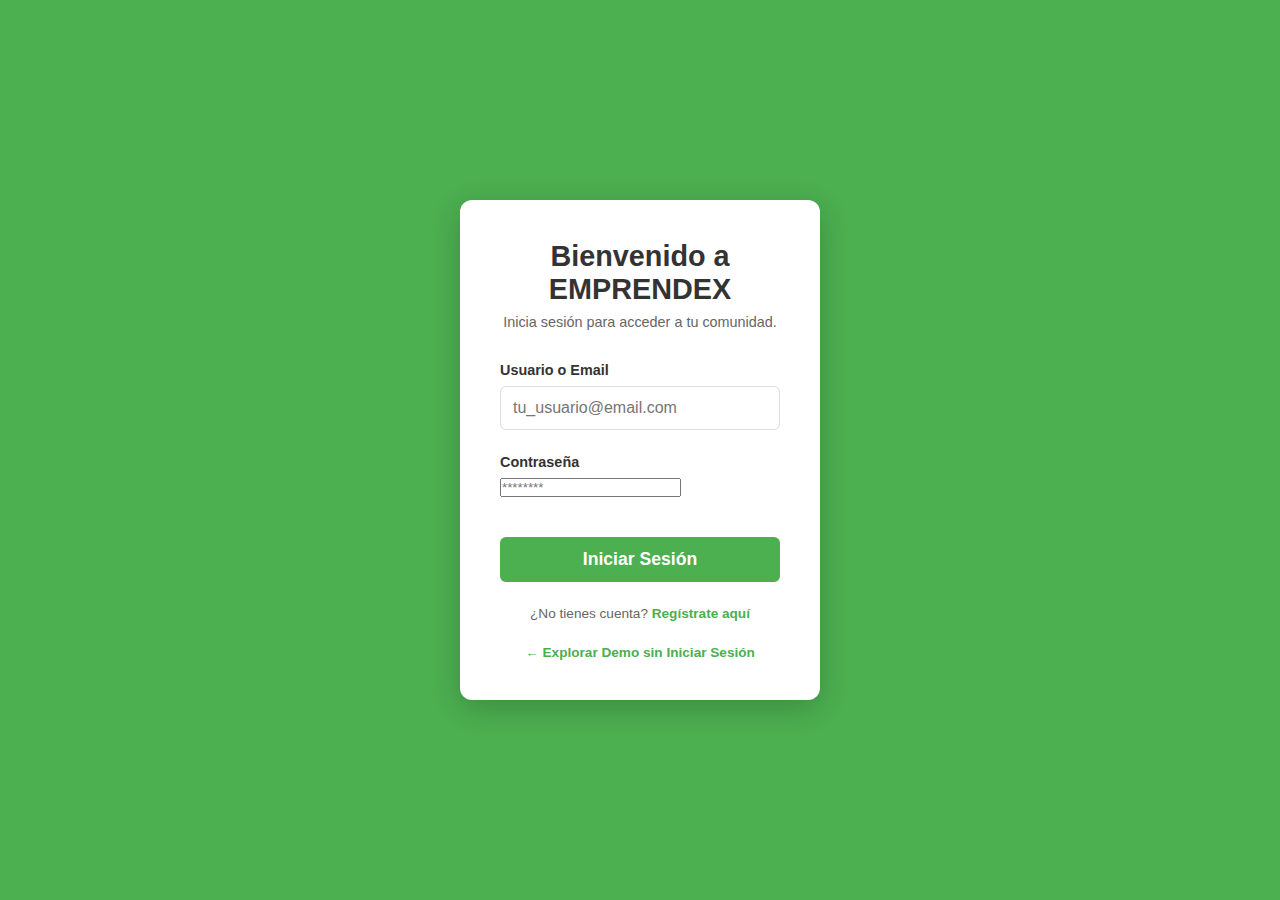
<file: index.html>
<!DOCTYPE html>
<html lang="es">
<head>
    <meta charset="UTF-8">
    <meta name="viewport" content="width=device-width, initial-scale=1.0">
    <title>EMPRENDEX - Iniciar Sesión</title>
    <link rel="stylesheet" href="style.css"> 
    <link rel="icon" type="image/png" href="Captura de pantalla 2025-10-30 213927.png">
</head>
<body class="login-page-body">
    <div class="login-container">
        <div class="login-card">
            <h1 class="login-title">Bienvenido a EMPRENDEX</h1>
            <p class="login-subtitle">Inicia sesión para acceder a tu comunidad.</p>
            
            <form id="login-form" class="login-form">
                <div class="form-group">
                    <label for="username">Usuario o Email</label>
                    <input type="text" id="username" name="username" required placeholder="tu_usuario@email.com">
                </div>
                
                <div class="form-group">
                    <label for="password">Contraseña</label>
                    <input type="password" id="password" name="password" required placeholder="********">
                </div>
                
                <button type="submit" class="login-btn">
                    Iniciar Sesión
                </button>
            </form>
            
            <p class="login-footer">
                ¿No tienes cuenta? <a href="#">Regístrate aquí</a>
            </p>
            <p class="back-link">
                <a href="home.html">← Explorar Demo sin Iniciar Sesión</a>
            </p>
        </div>
    </div>
    
    <script>
        document.getElementById('login-form').addEventListener('submit', function(e) {
            e.preventDefault();
            alert('✅ Inicio de sesión simulado exitoso. Redireccionando...');
            // REDIRECCIÓN AL HOME PAGE
            window.location.href = 'home.html'; 
        });
    </script>
</body>
</html>
</file>
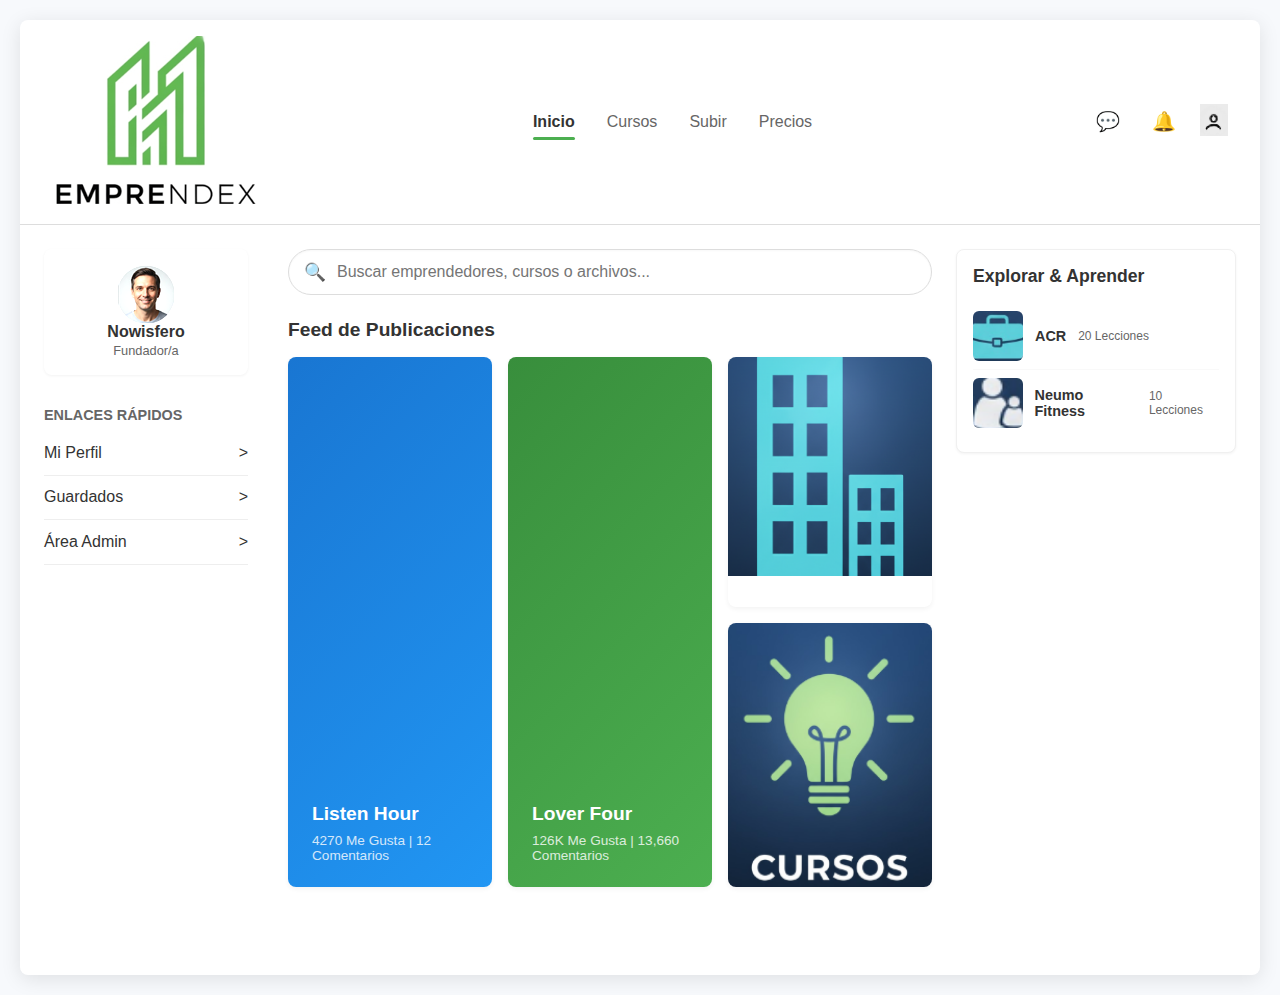
<file: home.html>
<!DOCTYPE html>
<html lang="es">
<head>
    <meta charset="UTF-8">
    <meta name="viewport" content="width=device-width, initial-scale=1.0">
    <title>EMPRENDEX - Plataforma Social de Aprendizaje</title>
    <link rel="stylesheet" href="style.css">
    <link rel="icon" type="image/png" href="Captura de pantalla 2025-10-30 213927.png">
</head>
<body>

    <div class="container">
        <header class="navbar">
            <div class="logo-container">
                <img class="bg" src="imgenes/pgn.png" alt="" >
            </div>
            <nav class="main-nav">
                <a href="#home" class="nav-item active" data-section="home">Inicio</a>
                <a href="#courses" class="nav-item" data-section="courses">Cursos</a> 
                <a href="#upload" class="nav-item" data-section="upload">Subir</a>
                <a href="#pricing" class="nav-item" data-section="pricing">Precios</a>
            </nav>
            <div class="user-actions">
                <button class="action-btn" id="messages-btn" title="Mensajes Recibidos">💬</button> 
                <button class="action-btn" id="notifications-btn" title="Notificaciones">🔔</button> 
                <button class="profile-btn" id="user-profile-btn" title="Ver Perfil de Usuario">
                    <img class="bg" src="imgenes/pgn3.png" alt="" >
                </button>
            </div>
        </header>

        <main class="content-area" id="main-content-area">
            
            <aside class="left-sidebar">
                <div class="user-profile-box">
                    <img class="bg" src="imgenes/pgn2.png" alt="">
                    <div class="user-info">
                        <strong>Nowisfero</strong>
                        <span>Fundador/a</span>
                    </div>
                </div>

                <div class="quick-links">
                    <h3>Enlaces Rápidos</h3>
                    <ul>
                        <li><a href="#my-profile" data-section="my-profile">Mi Perfil <span>></span></a></li>
                        <li><a href="#saved-posts" data-section="saved-posts">Guardados <span>></span></a></li>
                        <li><a href="#suspend-users" data-section="admin-area">Área Admin <span>></span></a></li>
                    </ul>
                </div>
            </aside>

            <section class="post-feed-area">
                <div class="search-bar-feed">
                    <input type="text" id="feed-search-input" placeholder="Buscar emprendedores, cursos o archivos..." aria-label="Buscador de contenido">
                    <span class="icon search-icon" id="search-icon-btn">🔍</span>
                </div>

                <h2>Feed de Publicaciones</h2>

                <div class="posts-grid">
                    <article class="post-card colored-post blue-bg" data-post-id="P4270">
                        <p class="post-title">Listen Hour</p>
                        <div class="post-stats"><span>4270 Me Gusta</span> | <span>12 Comentarios</span></div>
                    </article>
                    
                    <article class="post-card colored-post pink-bg" data-post-id="P126K">
                         <p class="post-title">Lover Four</p>
                        <div class="post-stats"><span>126K Me Gusta</span> | <span>13,660 Comentarios</span></div>
                    </article>

                    <article class="post-card image-post" data-post-id="Pimg-03">
                        <img class="bg" src="imgenes/pgn6.png" alt="Post de Emprendimiento" class="post-image">
                    </article>
                    
                    <article class="post-card image-post" data-post-id="Pimg-04">
                         <img class="" src="imgenes/pgn7.png" alt="Post de Cursos" class="post-image">
                    </article>
                </div>
            </section>

            <aside class="right-sidebar">
                <div class="explore-box">
                    <h3>Explorar & Aprender</h3>
                    <div class="explore-item" data-course-id="C-ACR">
                        <img class="bg" src="imgenes/pgn4.png" alt="">
                        <h4>ACR</h4>
                        <span>20 Lecciones</span>
                    </div>
                    <div class="explore-item" data-course-id="C-Neumo">
                        <img class="bg" src="imgenes/pgn5.png" alt="">
                        <h4>Neumo Fitness</h4>
                         <span>10 Lecciones</span>
                    </div>
                </div>
            </aside>
            <section id="upload-form-section" class="upload-form-container hidden-section">
                 <div class="upload-box">
                    <h2>🚀 Subir Nuevo Emprendimiento/Archivo</h2>
                    <form id="upload-form">
                        <div class="form-group">
                            <label for="title">Título del Emprendimiento:</label>
                            <input type="text" id="title" name="title" required placeholder="Ej: Plataforma de Micro-inversión">
                        </div>
                        
                        <div class="form-group">
                            <label for="description">Descripción (Detalle y Metas):</label>
                            <textarea id="description" name="description" rows="5" required placeholder="Describe tu proyecto, mercado objetivo y progreso actual..."></textarea>
                        </div>
                        
                        <div class="form-group file-group">
                            <label for="files">Adjuntar Archivos (Documentos/Imágenes):</label>
                            <input type="file" id="files" name="files" multiple accept=".pdf,.doc,.docx,.jpg,.png" required>
                            <p class="file-note">Formatos permitidos: PDF, DOC, JPG, PNG. Máx. 10MB.</p>
                        </div>
                        
                        <button type="submit" class="submit-btn">Publicar Emprendimiento</button>
                    </form>
                    <p id="upload-message" class="upload-message-hidden"></p>
                </div>
            </section>

        </main>
    </div>

    <script src="script.js"></script>
</body>
</html>
</file>
<file: style.css>
/* VARIABLES GLOBALES Y RESET */
:root {
    --primary-color: #2196F3; /* Azul primario */ 
    --secondary-color: #4CAF50; /* Verde secundario */ 
    --background-color: #f7f9fc; 
    --card-background: #ffffff; 
    --text-color: #333;
    --light-text: #666;
    --green-post-bg: #4CAF50; 
    --blue-post-bg: #2196F3; 
    --border-color: #ddd;
    --spacing-unit: 1rem;
}

* {
    box-sizing: border-box;
    margin: 0;
    padding: 0;
    font-family: 'Segoe UI', Tahoma, Geneva, Verdana, sans-serif;
}

body {
    background-color: var(--background-color);
    color: var(--text-color);
    padding: 20px; 
}

.container {
    max-width: 1400px; 
    margin: 0 auto;
    background-color: var(--card-background); 
    border-radius: 8px;
    box-shadow: 0 4px 20px rgba(0, 0, 0, 0.1);
    min-height: 90vh; 
    overflow: hidden; 
}

/* --- HEADER / NAVBAR STYLES --- */
.navbar {
    display: flex;
    justify-content: space-between;
    align-items: center;
    padding: var(--spacing-unit) 2rem;
    border-bottom: 1px solid var(--border-color);
}

.logo {
    height: 40px; 
}

.main-nav {
    display: flex;
    gap: 2rem;
}

.nav-item {
    text-decoration: none;
    color: var(--light-text);
    padding: 0.5rem 0;
    position: relative;
    transition: color 0.3s;
    font-weight: 500;
}

.nav-item.active {
    color: var(--text-color);
    font-weight: bold;
}

.nav-item.active::after {
    content: '';
    position: absolute;
    bottom: -1px;
    left: 0;
    width: 100%;
    height: 3px;
    background-color: var(--secondary-color);
    border-radius: 2px;
}

.user-actions {
    display: flex;
    align-items: center;
    gap: 1rem;
}

/* Estilo de los Botones de Acción y Perfil */
.action-btn {
    background: none;
    border: none;
    font-size: 1.2rem;
    cursor: pointer;
    color: var(--light-text);
    padding: 8px; 
    border-radius: 50%;
    transition: background-color 0.2s, color 0.2s;
    line-height: 1; 
}

.action-btn:hover {
    background-color: #eee;
    color: var(--text-color);
}

.profile-btn {
    background: none;
    border: none;
    padding: 0;
    cursor: pointer;
    display: inline-block; 
    border-radius: 50%; 
    transition: box-shadow 0.2s;
}

.profile-btn:hover {
    box-shadow: 0 0 0 3px rgba(33, 150, 243, 0.3);
}

.avatar {
    border-radius: 50%;
    object-fit: cover;
}

.small-avatar {
    width: 30px;
    height: 30px;
}

/* --- MAIN CONTENT LAYOUT (CSS GRID) --- */
.content-area {
    display: grid;
    /* Define las tres columnas */
    grid-template-columns: 220px 1fr 280px; 
    gap: 1.5rem;
    padding: 1.5rem;
    min-height: calc(90vh - 60px);
}

/* CLASE PARA OCULTAR EL CONTENIDO PREDETERMINADO */
.content-area.hide-default > .left-sidebar,
.content-area.hide-default > .post-feed-area,
.content-area.hide-default > .right-sidebar {
    display: none;
}

/* ESTILO DEL FORMULARIO DE SUBIDA */
.upload-form-container {
    grid-column: 1 / 4; /* Ocupa las tres columnas */
    padding: 2rem;
    display: flex;
    justify-content: center;
}

.upload-box {
    width: 100%;
    max-width: 700px;
    padding: 30px;
    background-color: var(--card-background);
    border-radius: 10px;
    box-shadow: 0 4px 15px rgba(0, 0, 0, 0.1);
    border-top: 5px solid var(--secondary-color);
}

.upload-box h2 {
    color: var(--primary-color);
    margin-bottom: 25px;
    font-size: 1.8rem;
    text-align: center;
}

.form-group {
    margin-bottom: 20px;
}

.form-group label {
    display: block;
    font-weight: bold;
    margin-bottom: 8px;
    color: var(--text-color);
}

.form-group input[type="text"],
.form-group textarea {
    width: 100%;
    padding: 12px;
    border: 1px solid var(--border-color);
    border-radius: 6px;
    font-size: 1rem;
    transition: border-color 0.3s;
}

.form-group input[type="text"]:focus,
.form-group textarea:focus {
    border-color: var(--secondary-color);
    outline: none;
    box-shadow: 0 0 0 3px rgba(76, 175, 80, 0.2);
}

.file-note {
    font-size: 0.85rem;
    color: var(--light-text);
    margin-top: 5px;
}

.submit-btn {
    display: block;
    width: 100%;
    padding: 12px;
    background-color: var(--secondary-color);
    color: white;
    border: none;
    border-radius: 6px;
    font-size: 1.1rem;
    cursor: pointer;
    transition: background-color 0.3s, transform 0.1s;
    font-weight: bold;
}

.submit-btn:hover {
    background-color: #388E3C; 
}

.submit-btn:active {
    transform: scale(0.99);
}

.upload-message-hidden {
    display: none;
}

/* Resto de estilos del feed y sidebars (mantener) */
.left-sidebar {
    padding-right: 1rem;
}

.user-profile-box {
    display: flex;
    flex-direction: column;
    align-items: center;
    text-align: center;
    margin-bottom: 2rem;
    padding: 1rem;
    background-color: var(--card-background);
    border-radius: 8px;
    box-shadow: 0 1px 3px rgba(0, 0, 0, 0.05);
}

.large-avatar {
    width: 60px;
    height: 60px;
    margin-bottom: 0.5rem;
    border: 2px solid var(--primary-color);
}

.user-info strong {
    display: block;
    font-size: 1rem;
}

.user-info span {
    font-size: 0.8rem;
    color: var(--light-text);
}

.quick-links h3 {
    font-size: 0.9rem;
    color: var(--light-text);
    margin: 1.5rem 0 0.5rem;
    text-transform: uppercase;
}

.quick-links ul {
    list-style: none;
}

.quick-links li a {
    display: flex;
    justify-content: space-between;
    align-items: center;
    padding: 0.8rem 0;
    cursor: pointer;
    text-decoration: none;
    color: var(--text-color);
    border-bottom: 1px solid #eee;
    transition: color 0.2s;
}

.quick-links li a:hover {
    color: var(--secondary-color);
}

.post-feed-area h2 {
    font-size: 1.2rem;
    margin-bottom: 1rem;
    color: var(--text-color);
}

.search-bar-feed {
    position: relative;
    margin-bottom: 1.5rem;
}

.search-bar-feed input {
    width: 100%;
    padding: 0.8rem 1rem 0.8rem 3rem;
    border: 1px solid var(--border-color);
    border-radius: 25px;
    font-size: 1rem;
    outline: none;
    background-color: white;
    box-shadow: inset 0 1px 2px rgba(0, 0, 0, 0.03);
}

.search-icon {
    position: absolute;
    left: 1rem;
    top: 50%;
    transform: translateY(-50%);
    color: var(--light-text);
    cursor: pointer;
    font-size: 1.1rem;
}

.posts-grid {
    display: grid;
    grid-template-columns: repeat(3, 1fr);
    gap: 1rem;
}

.post-card {
    background-color: var(--card-background);
    border-radius: 8px;
    padding: 1rem;
    box-shadow: 0 2px 5px rgba(0, 0, 0, 0.05);
    min-height: 250px; 
    cursor: pointer;
    transition: transform 0.2s, box-shadow 0.2s;
    display: flex; 
    flex-direction: column;
}

.post-card:hover {
    transform: translateY(-3px);
    box-shadow: 0 6px 15px rgba(0, 0, 0, 0.1);
}

.posts-grid > :nth-child(1),
.posts-grid > :nth-child(2) {
    grid-row: span 2; 
}

.colored-post {
    color: white;
    justify-content: flex-end; 
    padding: 1.5rem;
}

.blue-bg {
    background: linear-gradient(135deg, #1976D2, var(--blue-post-bg)); 
}

.pink-bg {
    background: linear-gradient(135deg, #388E3C, var(--green-post-bg)); 
}

.post-title {
    font-size: 1.2rem;
    font-weight: bold;
    margin-bottom: 0.5rem;
}

.post-stats {
    font-size: 0.85rem;
    opacity: 0.8;
}

.image-post {
    padding: 0;
    overflow: hidden;
}

.image-post .post-image {
    width: 100%;
    height: 100%;
    object-fit: cover;
    border-radius: 8px;
    transition: transform 0.5s;
}

.image-post:hover .post-image {
    transform: scale(1.05);
}

.explore-box {
    padding: 1rem;
    background-color: var(--card-background);
    border-radius: 8px;
    box-shadow: 0 1px 3px rgba(0, 0, 0, 0.05);
    margin-bottom: 1.5rem;
    border: 1px solid #f0f0f0;
}

.explore-box h3 {
    margin-bottom: 1rem;
    font-size: 1.1rem;
    color: var(--text-color);
}

.explore-item {
    display: flex;
    align-items: center;
    gap: 0.75rem;
    padding: 0.5rem 0;
    cursor: pointer;
    border-bottom: 1px solid #f9f9f9;
    transition: background-color 0.2s;
}

.explore-item:last-child {
    border-bottom: none;
}

.explore-item:hover {
    background-color: #fcfcfc;
}

.explore-item img {
    width: 50px;
    height: 50px;
    border-radius: 6px;
    object-fit: cover;
}

.explore-item h4 {
    font-size: 0.9rem;
    margin: 0;
    font-weight: 600;
}

.explore-item span {
    font-size: 0.75rem;
    color: var(--light-text);
}

.content-area h2.js-title {
    color: var(--secondary-color);
    margin-top: 2rem;
}

.content-area p.js-content {
    padding: 1rem;
    border: 1px dashed #ccc;
    background-color: #fff;
    border-radius: 4px;
    margin-top: 1rem;
}

/* Estilos Adicionales para el Buzón de Notificaciones (Simulado) */
.alert-item {
    display: flex;
    align-items: center;
    padding: 15px;
    margin-bottom: 10px;
    border-radius: 6px;
    background-color: #fff;
    border-left: 4px solid var(--primary-color);
    box-shadow: 0 1px 4px rgba(0, 0, 0, 0.05);
    transition: background-color 0.2s;
}

.alert-item:hover {
    background-color: #f4f6f9;
    cursor: pointer;
}

.alert-icon {
    font-size: 1.5rem;
    margin-right: 15px;
    color: var(--primary-color);
}

.alert-content strong {
    display: block;
    font-size: 1rem;
    color: var(--text-color);
}

.alert-content span {
    font-size: 0.85rem;
    color: var(--light-text);
}

.alert-time {
    margin-left: auto;
    font-size: 0.75rem;
    color: #999;
}

/* Colores para diferentes tipos de notificaciones */
.alert-like { border-left-color: #FF9800; } /* Naranja */
.alert-comment { border-left-color: #4CAF50; } /* Verde */
.alert-mention { border-left-color: #E91E63; } /* Rosa */
.alert-system { border-left-color: #9E9E9E; } /* Gris */


/* --- NUEVOS ESTILOS PARA LA PÁGINA DE INICIO DE SESIÓN (index2.html) --- */

/* Cuerpo de la página de Login: Fondo verde */
.login-page-body {
    background-color: var(--secondary-color); 
    display: flex;
    justify-content: center;
    align-items: center;
    min-height: 100vh;
    padding: 0;
}

/* Contenedor y Tarjeta del formulario de Login */
.login-container {
    width: 100%;
    max-width: 400px;
    padding: 20px;
}

.login-card {
    background-color: var(--card-background);
    padding: 40px;
    border-radius: 12px;
    box-shadow: 0 8px 30px rgba(0, 0, 0, 0.2);
    text-align: center;
}

.login-title {
    color: var(--text-color);
    margin-bottom: 0.5rem;
    font-size: 1.8rem;
}

.login-subtitle {
    color: var(--light-text);
    margin-bottom: 2rem;
    font-size: 0.9rem;
}

.login-form .form-group {
    text-align: left;
    margin-bottom: 1.5rem;
}

.login-form label {
    display: block;
    margin-bottom: 0.5rem;
    font-weight: 600;
    color: var(--text-color);
    font-size: 0.9rem;
}

/* Reutilizando estilos de input y textarea ya definidos */
/* .login-form input[type="text"] está cubierto por: .form-group input[type="text"] */
/* .login-form input[type="password"] está cubierto por la misma regla anterior (añadida aquí para claridad si hiciera falta, pero ya funciona) */

.login-form input[type="text"]:focus,
.login-form input[type="password"]:focus {
    /* Reutiliza el focus verde que ya existía */
    border-color: var(--secondary-color);
    outline: none;
    box-shadow: 0 0 0 3px rgba(76, 175, 80, 0.2); 
}

/* Botón de Login (Estilo principal verde) */
.login-btn {
    width: 100%;
    padding: 12px;
    background-color: var(--secondary-color); /* Color verde */
    color: white;
    border: none;
    border-radius: 6px;
    font-size: 1.1rem;
    font-weight: 700;
    cursor: pointer;
    transition: background-color 0.3s, transform 0.1s;
    margin-top: 1rem;
}

.login-btn:hover {
    background-color: #43A047; /* Tono de verde ligeramente más oscuro al pasar el ratón */
}

.login-btn:active {
    transform: translateY(1px);
}

.login-footer, .back-link {
    margin-top: 1.5rem;
    font-size: 0.85rem;
    color: var(--light-text);
}

.login-footer a, .back-link a {
    color: var(--secondary-color);
    text-decoration: none;
    font-weight: 600;
}

.login-footer a:hover, .back-link a:hover {
    text-decoration: underline;
}
</file>
